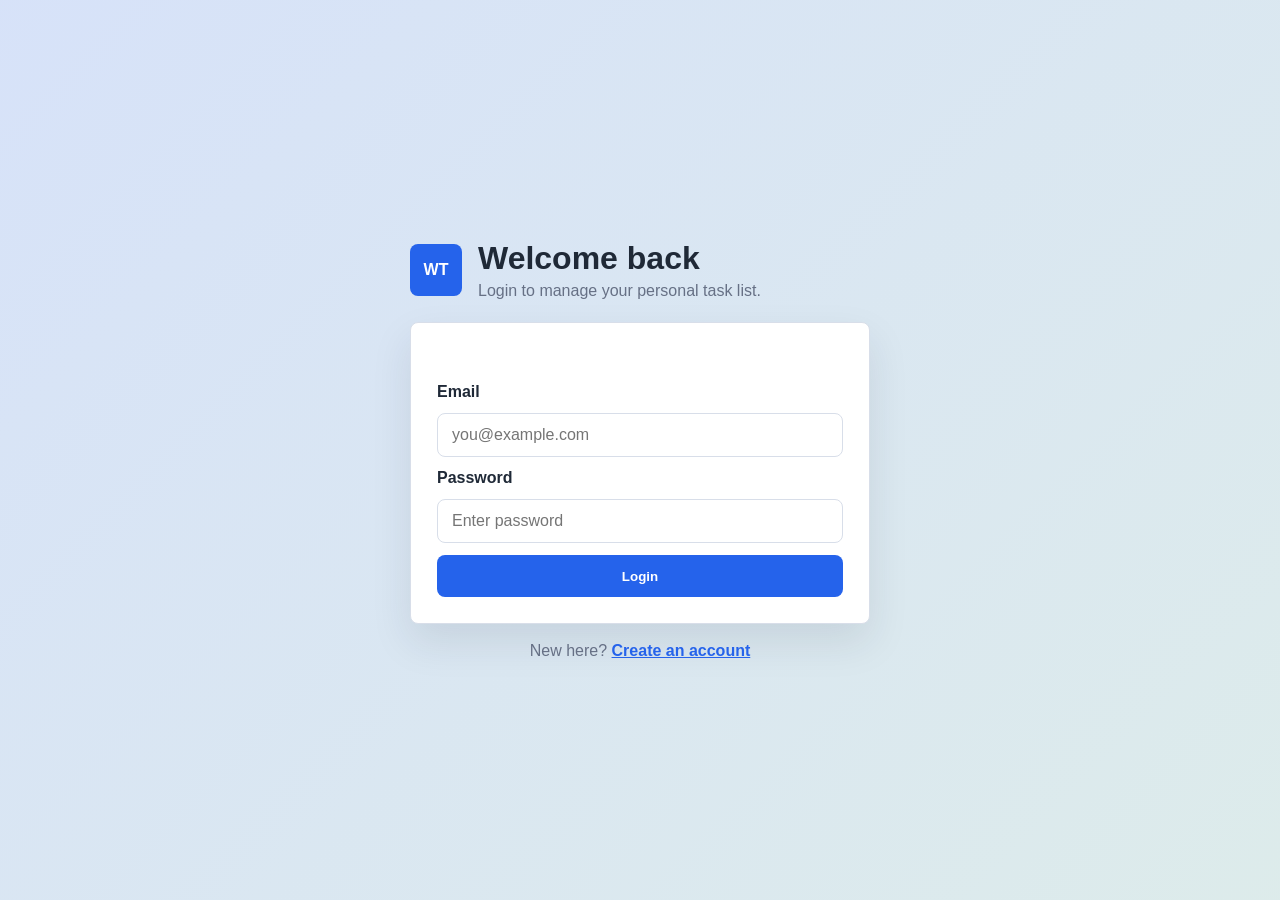
<file: frontend/index.html>
<!DOCTYPE html>
<html lang="en">
<head>
    <meta charset="UTF-8">
    <meta name="viewport" content="width=device-width, initial-scale=1.0">
    <title>My To-Dos | WebTech To-Do</title>
    <link rel="stylesheet" href="css/style.css">
</head>
<body>
    <header class="topbar">
        <div>
            <p class="eyebrow">Database Connectivity Assignment</p>
            <h1>Simple To-Do List</h1>
            <p id="welcomeText" class="muted"></p>
        </div>
        <nav class="top-actions">
            <a class="primary-btn" href="add-edit.html">Add New Todo</a>
            <button id="logoutBtn" class="ghost-btn" type="button">Logout</button>
        </nav>
    </header>

    <main class="page-shell">
        <section class="summary-strip">
            <div>
                <span id="totalCount">0</span>
                <p>Total tasks</p>
            </div>
            <div>
                <span id="completedCount">0</span>
                <p>Completed</p>
            </div>
            <div>
                <span id="pendingCount">0</span>
                <p>Pending</p>
            </div>
        </section>

        <section>
            <div id="message" class="message" aria-live="polite"></div>
            <div id="todoList" class="todo-grid"></div>
            <div id="emptyState" class="empty-state" hidden>
                <h2>No tasks yet</h2>
                <p>Add your first task to see records loaded from SQL Server.</p>
                <a class="primary-btn" href="add-edit.html">Add Todo</a>
            </div>
        </section>
    </main>

    <script src="js/todos.js"></script>
</body>
</html>
</file>
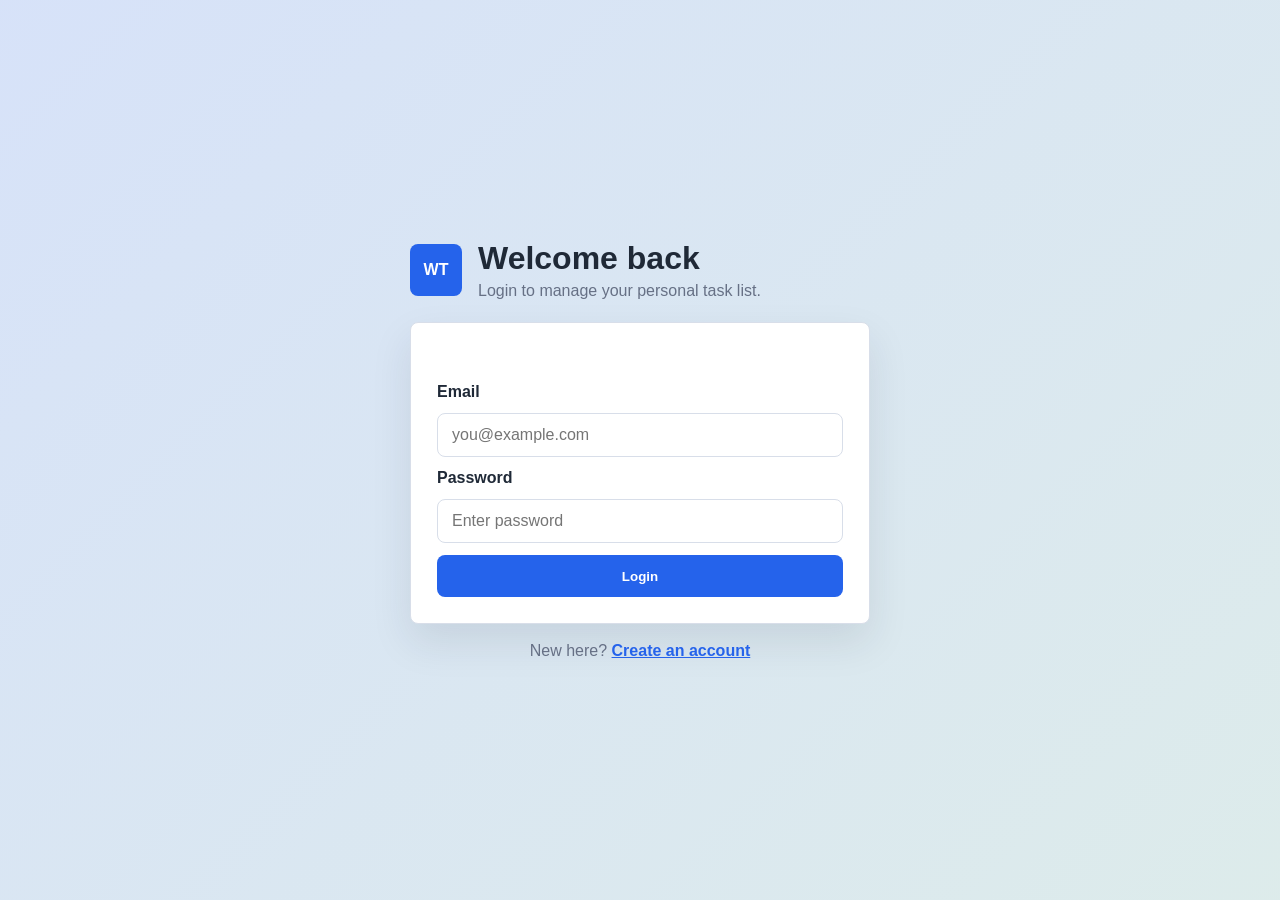
<file: frontend/add-edit.html>
<!DOCTYPE html>
<html lang="en">
<head>
    <meta charset="UTF-8">
    <meta name="viewport" content="width=device-width, initial-scale=1.0">
    <title>Add/Edit Todo | WebTech To-Do</title>
    <link rel="stylesheet" href="css/style.css">
</head>
<body>
    <header class="topbar compact">
        <div>
            <p class="eyebrow">Task form</p>
            <h1 id="pageTitle">Add Todo</h1>
        </div>
        <nav class="top-actions">
            <a class="ghost-btn link-btn" href="index.html">Back to List</a>
        </nav>
    </header>

    <main class="form-page">
        <form id="todoForm" class="form-panel todo-form" novalidate>
            <div id="message" class="message" aria-live="polite"></div>

            <label for="title">Title</label>
            <input type="text" id="title" name="title" placeholder="Example: Complete database assignment" required>

            <label for="description">Description</label>
            <textarea id="description" name="description" rows="6" placeholder="Write task details"></textarea>

            <label class="check-row" for="isCompleted">
                <input type="checkbox" id="isCompleted" name="isCompleted">
                <span>Mark as completed</span>
            </label>

            <div class="form-actions">
                <button type="submit" class="primary-btn">Save Todo</button>
                <a href="index.html" class="ghost-btn link-btn">Cancel</a>
            </div>
        </form>
    </main>

    <script src="js/add-edit.js"></script>
</body>
</html>
</file>
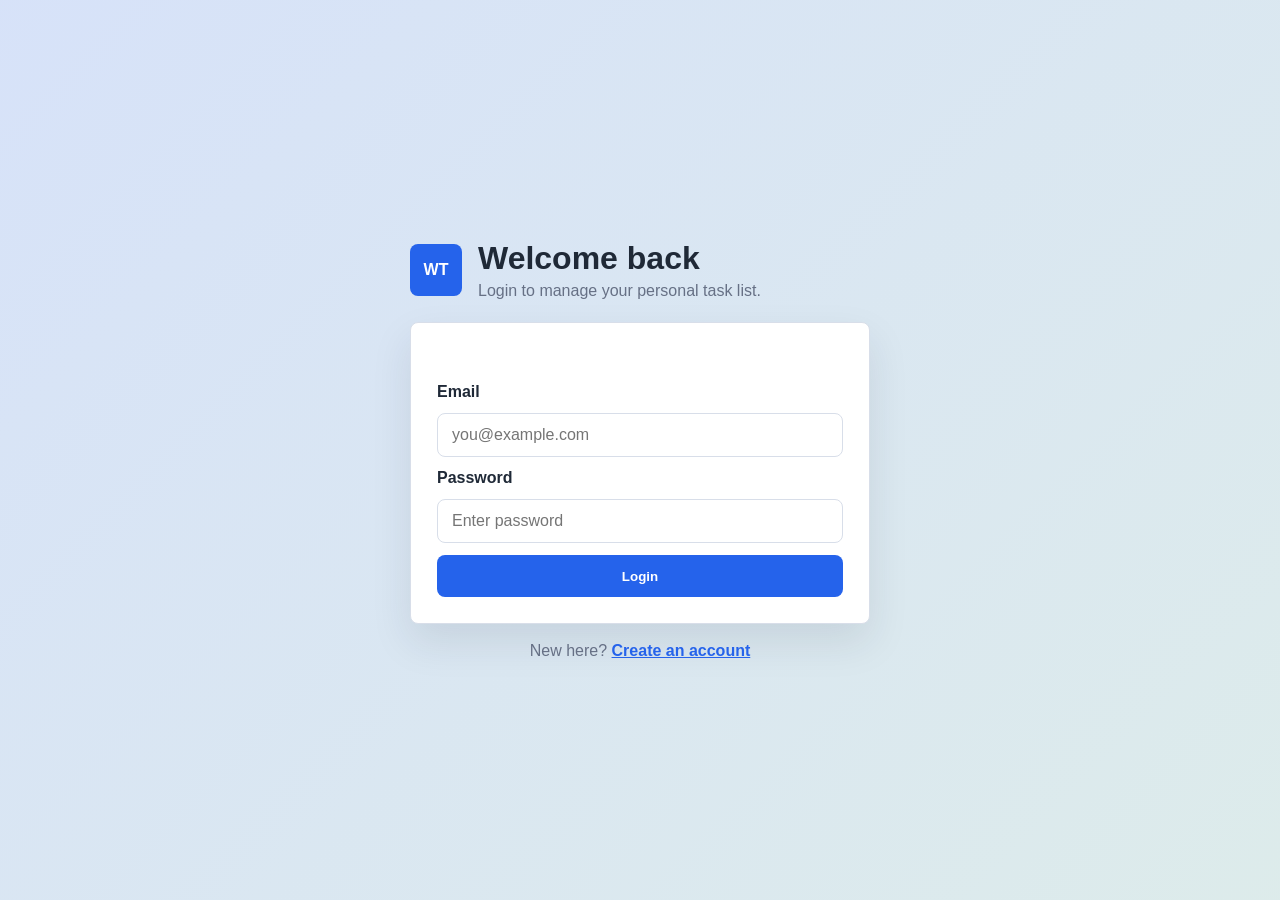
<file: frontend/login.html>
<!DOCTYPE html>
<html lang="en">
<head>
    <meta charset="UTF-8">
    <meta name="viewport" content="width=device-width, initial-scale=1.0">
    <title>Login | WebTech To-Do</title>
    <link rel="stylesheet" href="css/style.css">
</head>
<body class="auth-page">
    <main class="auth-card">
        <div class="brand-block">
            <span class="brand-mark">WT</span>
            <div>
                <h1>Welcome back</h1>
                <p>Login to manage your personal task list.</p>
            </div>
        </div>

        <form id="loginForm" class="form-panel" novalidate>
            <div id="message" class="message" aria-live="polite"></div>

            <label for="email">Email</label>
            <input type="email" id="email" name="email" placeholder="you@example.com" required>

            <label for="password">Password</label>
            <input type="password" id="password" name="password" placeholder="Enter password" required>

            <button type="submit" class="primary-btn">Login</button>
        </form>

        <p class="switch-link">New here? <a href="register.html">Create an account</a></p>
    </main>

    <script src="js/auth.js"></script>
</body>
</html>
</file>
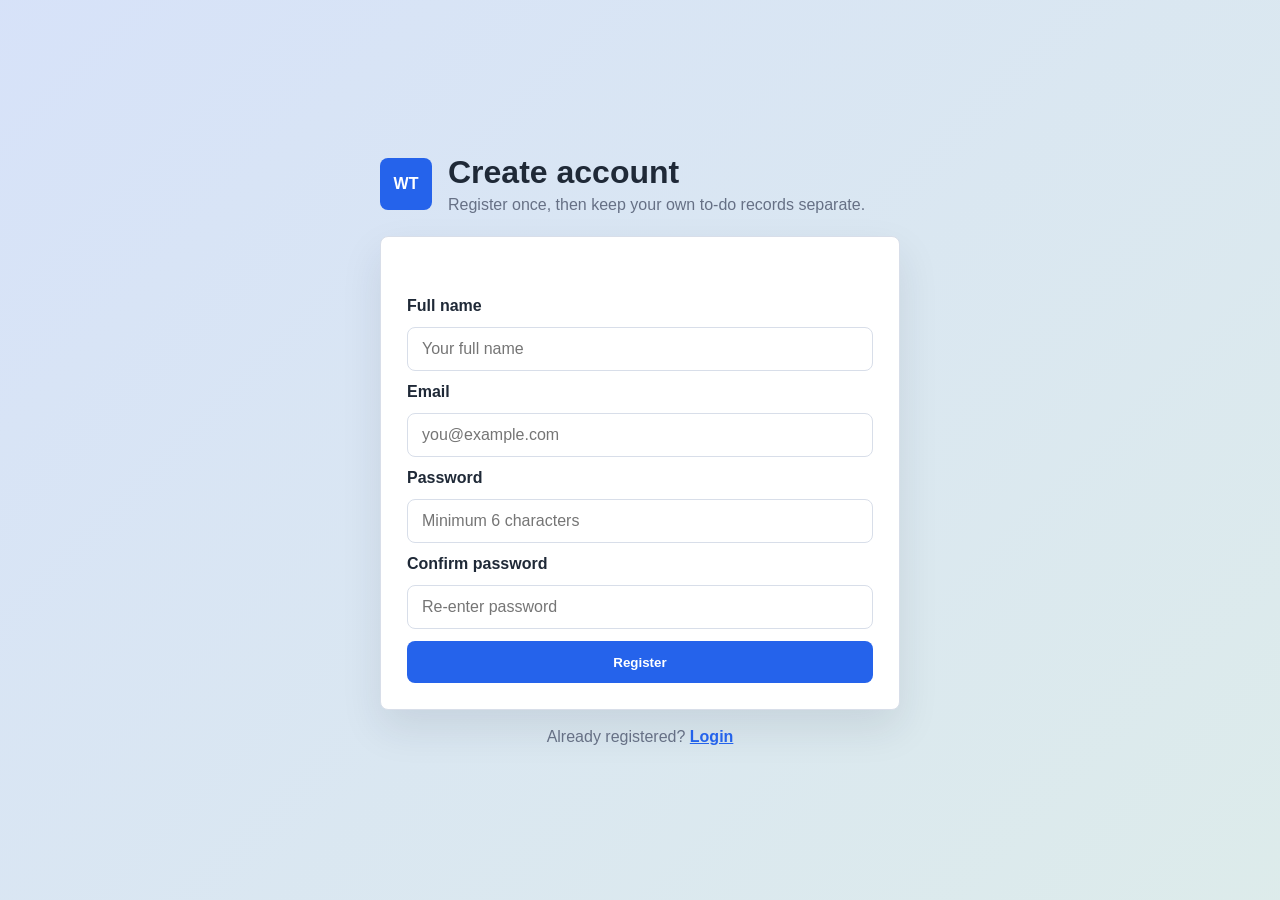
<file: frontend/register.html>
<!DOCTYPE html>
<html lang="en">
<head>
    <meta charset="UTF-8">
    <meta name="viewport" content="width=device-width, initial-scale=1.0">
    <title>Register | WebTech To-Do</title>
    <link rel="stylesheet" href="css/style.css">
</head>
<body class="auth-page">
    <main class="auth-card wide">
        <div class="brand-block">
            <span class="brand-mark">WT</span>
            <div>
                <h1>Create account</h1>
                <p>Register once, then keep your own to-do records separate.</p>
            </div>
        </div>

        <form id="registerForm" class="form-panel" novalidate>
            <div id="message" class="message" aria-live="polite"></div>

            <label for="fullName">Full name</label>
            <input type="text" id="fullName" name="fullName" placeholder="Your full name" required>

            <label for="email">Email</label>
            <input type="email" id="email" name="email" placeholder="you@example.com" required>

            <label for="password">Password</label>
            <input type="password" id="password" name="password" placeholder="Minimum 6 characters" required>

            <label for="confirmPassword">Confirm password</label>
            <input type="password" id="confirmPassword" name="confirmPassword" placeholder="Re-enter password" required>

            <button type="submit" class="primary-btn">Register</button>
        </form>

        <p class="switch-link">Already registered? <a href="login.html">Login</a></p>
    </main>

    <script src="js/auth.js"></script>
</body>
</html>
</file>
<file: frontend/css/style.css>
:root {
    --ink: #1f2937;
    --muted: #667085;
    --line: #d8dee9;
    --paper: #ffffff;
    --bg: #f4f7fb;
    --primary: #2563eb;
    --primary-dark: #1d4ed8;
    --success: #11845b;
    --warning: #b45309;
    --danger: #dc2626;
    --shadow: 0 18px 40px rgba(31, 41, 55, 0.10);
}

* {
    box-sizing: border-box;
}

body {
    margin: 0;
    min-height: 100vh;
    background: var(--bg);
    color: var(--ink);
    font-family: Arial, Helvetica, sans-serif;
}

a {
    color: inherit;
}

.auth-page {
    display: grid;
    place-items: center;
    padding: 24px;
    background:
        linear-gradient(135deg, rgba(37, 99, 235, 0.14), rgba(17, 132, 91, 0.10)),
        var(--bg);
}

.auth-card,
.form-page {
    width: min(100%, 460px);
}

.auth-card.wide {
    width: min(100%, 520px);
}

.brand-block {
    display: flex;
    align-items: center;
    gap: 16px;
    margin-bottom: 22px;
}

.brand-mark {
    display: grid;
    place-items: center;
    width: 52px;
    height: 52px;
    border-radius: 8px;
    background: var(--primary);
    color: #fff;
    font-weight: 800;
    letter-spacing: 0;
}

h1,
h2,
p {
    margin-top: 0;
}

h1 {
    margin-bottom: 6px;
    font-size: 32px;
    line-height: 1.15;
}

.brand-block p,
.muted {
    color: var(--muted);
    margin-bottom: 0;
}

.form-panel {
    display: grid;
    gap: 12px;
    padding: 26px;
    border: 1px solid var(--line);
    border-radius: 8px;
    background: var(--paper);
    box-shadow: var(--shadow);
}

label {
    font-weight: 700;
}

input,
textarea {
    width: 100%;
    border: 1px solid var(--line);
    border-radius: 8px;
    padding: 12px 14px;
    color: var(--ink);
    font: inherit;
    background: #fff;
}

input:focus,
textarea:focus {
    border-color: var(--primary);
    outline: 3px solid rgba(37, 99, 235, 0.15);
}

textarea {
    resize: vertical;
}

.primary-btn,
.ghost-btn,
.small-btn {
    display: inline-flex;
    align-items: center;
    justify-content: center;
    min-height: 42px;
    border: 0;
    border-radius: 8px;
    padding: 10px 16px;
    cursor: pointer;
    font-weight: 700;
    text-decoration: none;
    transition: transform 0.18s ease, background 0.18s ease, border-color 0.18s ease;
}

.primary-btn {
    background: var(--primary);
    color: #fff;
}

.primary-btn:hover {
    background: var(--primary-dark);
    transform: translateY(-1px);
}

.ghost-btn {
    border: 1px solid var(--line);
    background: #fff;
    color: var(--ink);
}

.ghost-btn:hover {
    border-color: var(--primary);
    transform: translateY(-1px);
}

.link-btn {
    text-decoration: none;
}

.switch-link {
    margin: 18px 0 0;
    text-align: center;
    color: var(--muted);
}

.switch-link a {
    color: var(--primary);
    font-weight: 700;
}

.message {
    min-height: 22px;
    color: var(--danger);
    font-weight: 700;
}

.message.success {
    color: var(--success);
}

.message.hidden {
    min-height: 0;
}

.topbar {
    display: flex;
    align-items: center;
    justify-content: space-between;
    gap: 18px;
    padding: 28px clamp(18px, 5vw, 64px);
    border-bottom: 1px solid var(--line);
    background: var(--paper);
}

.topbar.compact {
    padding-block: 22px;
}

.eyebrow {
    margin-bottom: 8px;
    color: var(--primary);
    font-size: 13px;
    font-weight: 800;
    text-transform: uppercase;
    letter-spacing: 0;
}

.top-actions {
    display: flex;
    flex-wrap: wrap;
    gap: 10px;
}

.page-shell {
    width: min(1120px, calc(100% - 36px));
    margin: 28px auto 48px;
}

.summary-strip {
    display: grid;
    grid-template-columns: repeat(3, 1fr);
    gap: 14px;
    margin-bottom: 24px;
}

.summary-strip div {
    padding: 18px;
    border: 1px solid var(--line);
    border-radius: 8px;
    background: var(--paper);
}

.summary-strip span {
    display: block;
    margin-bottom: 4px;
    font-size: 28px;
    font-weight: 800;
}

.summary-strip p {
    margin-bottom: 0;
    color: var(--muted);
}

.todo-grid {
    display: grid;
    grid-template-columns: repeat(auto-fit, minmax(280px, 1fr));
    gap: 18px;
}

.todo-card {
    display: grid;
    gap: 12px;
    min-height: 230px;
    padding: 20px;
    border: 1px solid var(--line);
    border-radius: 8px;
    background: var(--paper);
    box-shadow: 0 10px 24px rgba(31, 41, 55, 0.07);
}

.todo-card.completed {
    border-color: rgba(17, 132, 91, 0.35);
}

.todo-card-header {
    display: flex;
    align-items: flex-start;
    justify-content: space-between;
    gap: 12px;
}

.todo-card h2 {
    margin-bottom: 0;
    font-size: 20px;
    line-height: 1.25;
    overflow-wrap: anywhere;
}

.todo-card p {
    color: var(--muted);
    overflow-wrap: anywhere;
}

.todo-card small {
    color: var(--muted);
}

.status-pill {
    flex: 0 0 auto;
    border-radius: 999px;
    padding: 5px 10px;
    background: #eef2ff;
    color: var(--primary-dark);
    font-size: 12px;
    font-weight: 800;
}

.completed .status-pill {
    background: #ecfdf3;
    color: var(--success);
}

.card-actions {
    display: flex;
    flex-wrap: wrap;
    gap: 8px;
    margin-top: auto;
}

.small-btn {
    min-height: 36px;
    padding: 8px 12px;
    font-size: 14px;
}

.small-btn.edit {
    background: #eef2ff;
    color: var(--primary-dark);
}

.small-btn.toggle {
    background: #fff7ed;
    color: var(--warning);
}

.small-btn.danger {
    background: #fef2f2;
    color: var(--danger);
}

.empty-state {
    padding: 34px;
    border: 1px dashed var(--line);
    border-radius: 8px;
    background: var(--paper);
    text-align: center;
}

.form-page {
    margin: 34px auto;
    padding: 0 18px;
}

.todo-form {
    width: 100%;
}

.check-row {
    display: flex;
    align-items: center;
    gap: 10px;
    width: fit-content;
    cursor: pointer;
}

.check-row input {
    width: 18px;
    height: 18px;
}

.form-actions {
    display: flex;
    flex-wrap: wrap;
    gap: 10px;
    margin-top: 8px;
}

@media (max-width: 720px) {
    .topbar {
        align-items: flex-start;
        flex-direction: column;
    }

    .summary-strip {
        grid-template-columns: 1fr;
    }

    h1 {
        font-size: 27px;
    }
}
</file>
